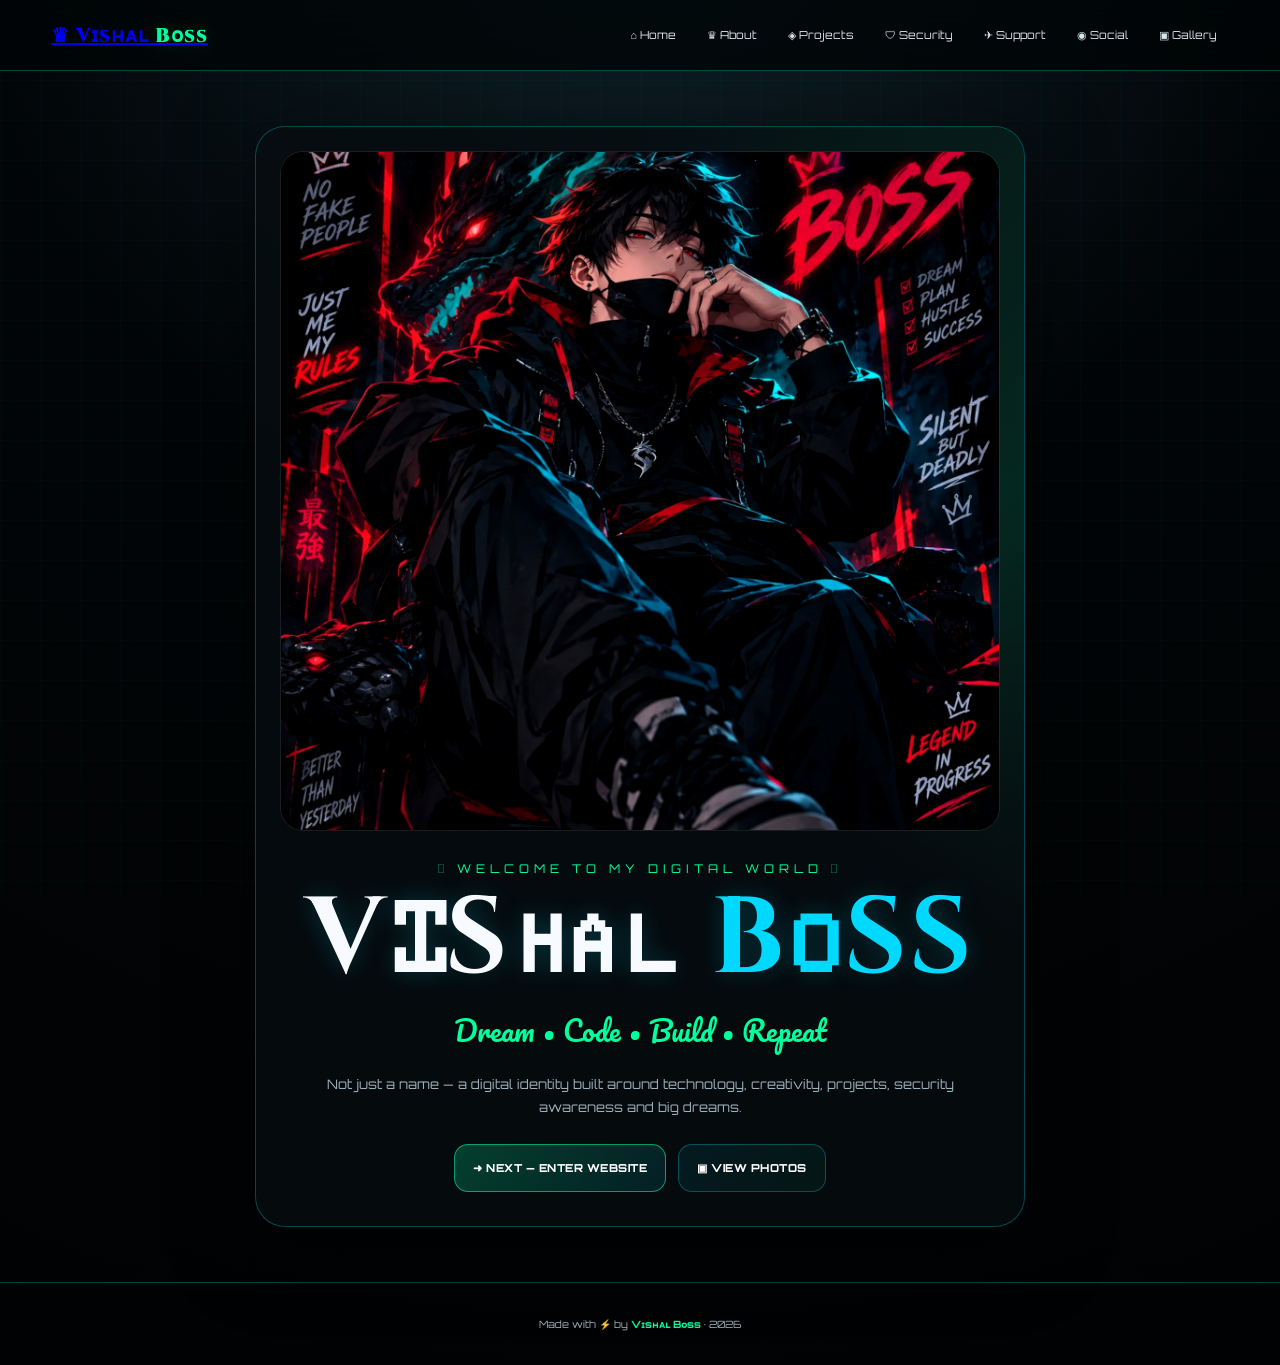
<file: index.html>
<!doctype html><html lang="en"><head><meta charset="utf-8"><meta name="viewport" content="width=device-width,initial-scale=1"><title>Vɪsʜᴀʟ Bᴏss — Welcome</title><meta name="description" content="Vɪsʜᴀʟ Bᴏss official digital space."><link rel="stylesheet" href="style.css"></head><body><header class="topbar"><div class="container nav"><a class="brand" href="index.html">♛ Vɪsʜᴀʟ <span>Bᴏss</span></a><button class="menuBtn" onclick="toggleNav()">☰</button><nav class="navlinks"><a href="home.html">⌂ Home</a><a href="about.html">♛ About</a><a href="projects.html">◈ Projects</a><a href="security.html">🛡 Security</a><a href="support.html">✈ Support</a><a href="social.html">◉ Social</a><a href="gallery.html">▣ Gallery</a></nav></div></header><main class="container hero"><div class="hero-card"><div class="hero-inner"><img class="hero-img" src="hero.jpg" alt="Vishal Boss anime style artwork"><div class="hero-copy"><div class="eyebrow">𓆩 WELCOME TO MY DIGITAL WORLD 𓆪</div><h1 class="title">Vɪsʜᴀʟ <span class="accent">Bᴏss</span></h1><div class="script">Dream • Code • Build • Repeat</div><p class="tagline">Not just a name — a digital identity built around technology, creativity, projects, security awareness and big dreams.</p><div class="buttons"><a class="btn primary" href="home.html">➜ NEXT — ENTER WEBSITE</a><a class="btn" href="gallery.html">▣ VIEW PHOTOS</a></div></div></div></div></main><footer class="footer"><div class="container">Made with ⚡ by <strong>Vɪsʜᴀʟ Bᴏss</strong> · <span class="year"></span></div></footer><script src="script.js"></script></body></html>
</file>
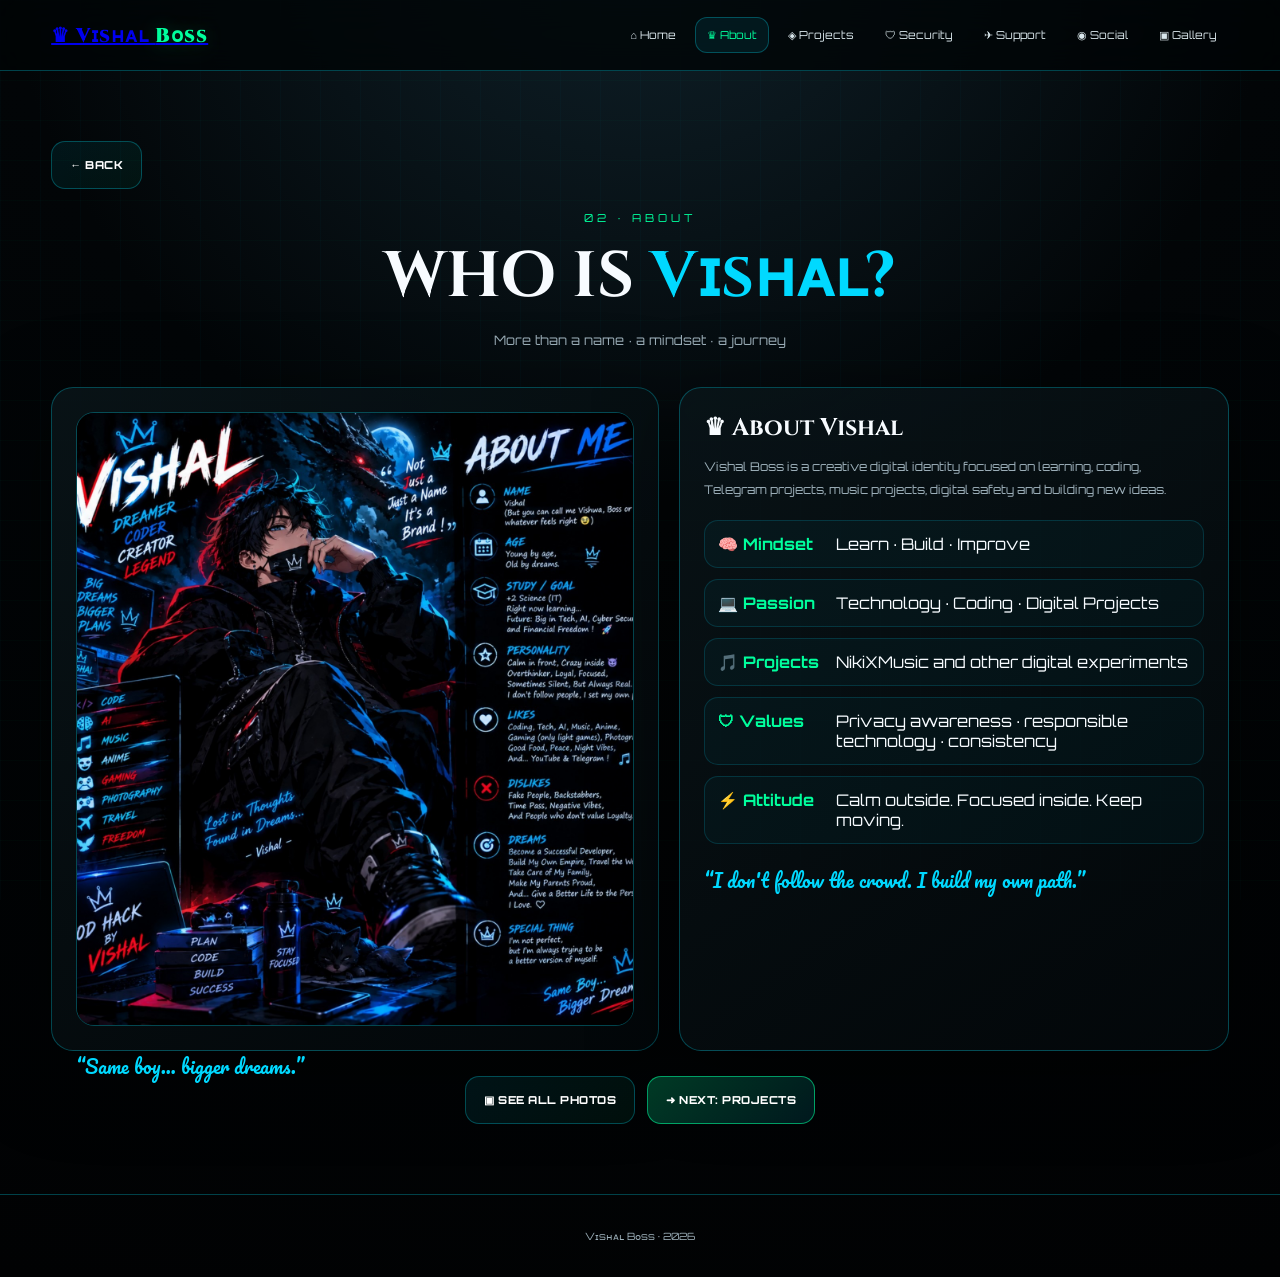
<file: about.html>
<!doctype html><html lang="en"><head><meta charset="utf-8"><meta name="viewport" content="width=device-width,initial-scale=1"><title>Who Is Vishal? — Vɪsʜᴀʟ Bᴏss</title><link rel="stylesheet" href="style.css"></head><body><header class="topbar"><div class="container nav"><a class="brand" href="home.html">♛ Vɪsʜᴀʟ <span>Bᴏss</span></a><button class="menuBtn" onclick="toggleNav()">☰</button><nav class="navlinks"><a href="home.html">⌂ Home</a><a class="active" href="about.html">♛ About</a><a href="projects.html">◈ Projects</a><a href="security.html">🛡 Security</a><a href="support.html">✈ Support</a><a href="social.html">◉ Social</a><a href="gallery.html">▣ Gallery</a></nav></div></header><main class="container page"><button class="btn back" onclick="goBack()">← BACK</button><div class="page-head"><div class="num">02 · ABOUT</div><h1>WHO IS <span style="color:var(--cyan)">Vɪsʜᴀʟ?</span></h1><p>More than a name · a mindset · a journey</p></div><div class="profile"><div class="card"><img src="about.jpg" alt="Vishal Boss anime artwork" onclick="openLight(this.src)"><div class="quote">“Same boy… bigger dreams.”</div></div><div class="card"><h2>♛ About Vishal</h2><p style="margin-top:12px">Vishal Boss is a creative digital identity focused on learning, coding, Telegram projects, music projects, digital safety and building new ideas.</p><div class="facts"><div class="fact"><b>🧠 Mindset</b><span>Learn · Build · Improve</span></div><div class="fact"><b>💻 Passion</b><span>Technology · Coding · Digital Projects</span></div><div class="fact"><b>🎵 Projects</b><span>NikiXMusic and other digital experiments</span></div><div class="fact"><b>🛡 Values</b><span>Privacy awareness · responsible technology · consistency</span></div><div class="fact"><b>⚡ Attitude</b><span>Calm outside. Focused inside. Keep moving.</span></div></div><div class="quote">“I don't follow the crowd. I build my own path.”</div></div></div><div class="buttons"><a class="btn" href="gallery.html">▣ SEE ALL PHOTOS</a><a class="btn primary" href="projects.html">➜ NEXT: PROJECTS</a></div></main><div id="lightbox" class="lightbox" onclick="closeLight()"><button class="close">✕</button><img src="about.jpg" alt="Preview"></div><footer class="footer">Vɪsʜᴀʟ Bᴏss · <span class="year"></span></footer><script src="script.js"></script></body></html>
</file>
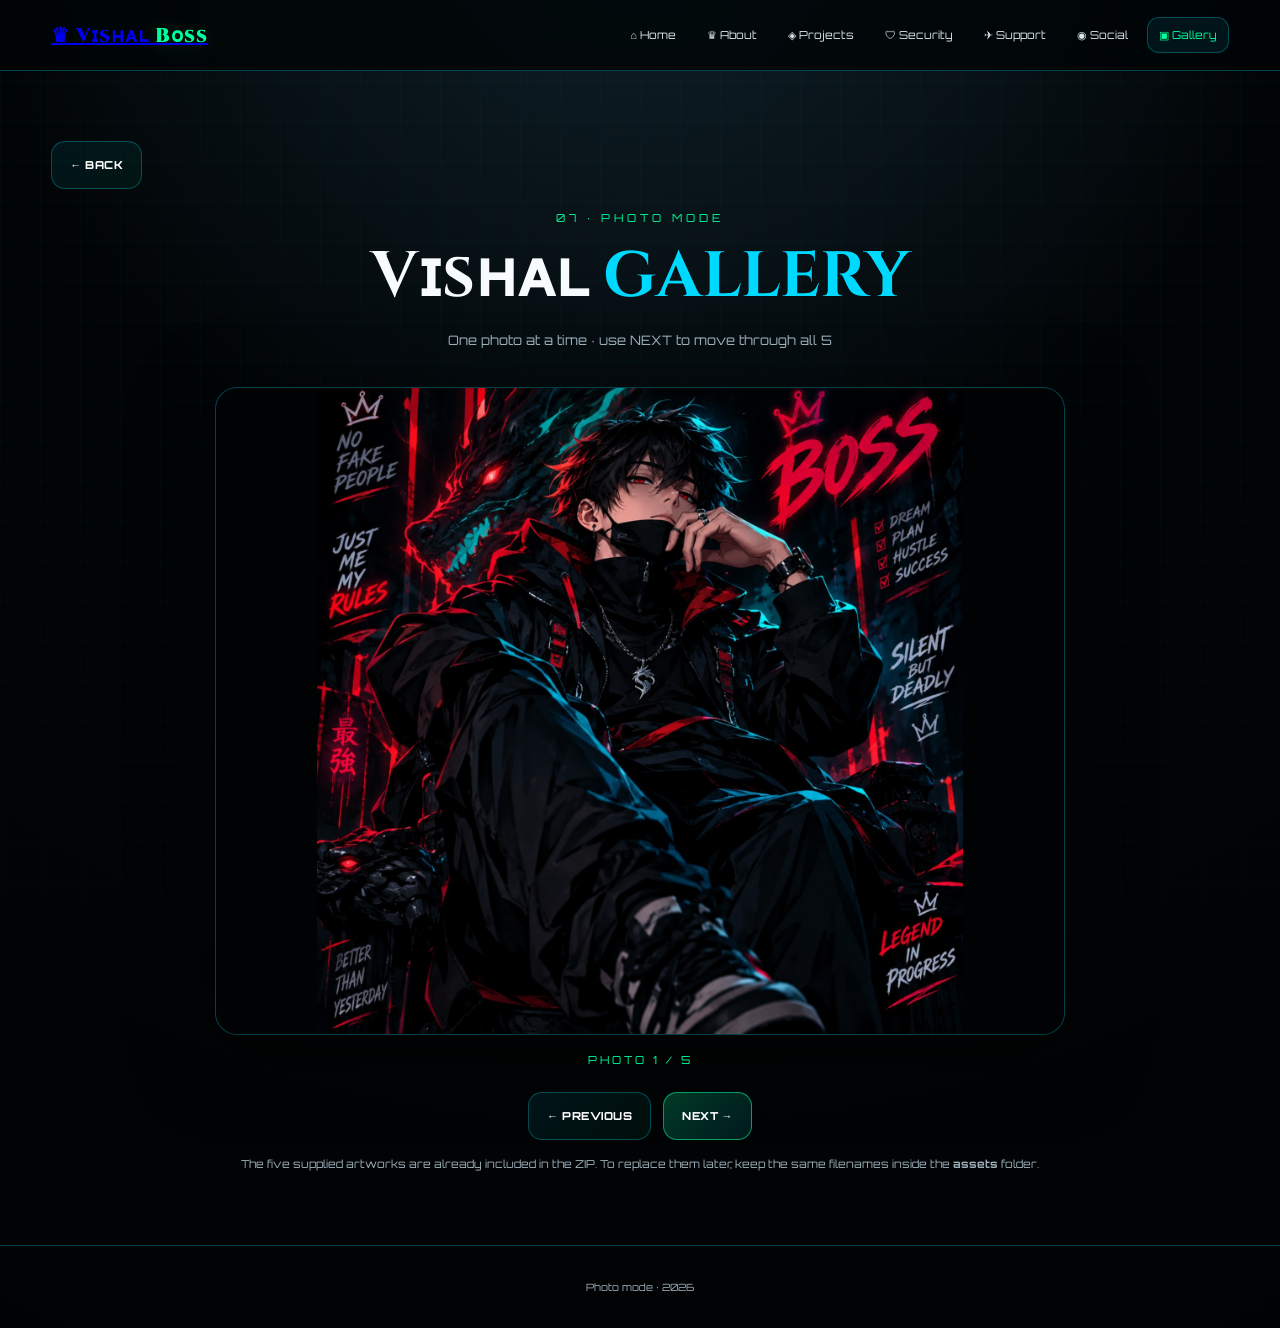
<file: gallery.html>
<!doctype html><html lang="en"><head><meta charset="utf-8"><meta name="viewport" content="width=device-width,initial-scale=1"><title>Gallery — Vɪsʜᴀʟ Bᴏss</title><link rel="stylesheet" href="style.css"></head><body><header class="topbar"><div class="container nav"><a class="brand" href="home.html">♛ Vɪsʜᴀʟ <span>Bᴏss</span></a><button class="menuBtn" onclick="toggleNav()">☰</button><nav class="navlinks"><a href="home.html">⌂ Home</a><a href="about.html">♛ About</a><a href="projects.html">◈ Projects</a><a href="security.html">🛡 Security</a><a href="support.html">✈ Support</a><a href="social.html">◉ Social</a><a class="active" href="gallery.html">▣ Gallery</a></nav></div></header><main class="container page"><button class="btn back" onclick="goBack()">← BACK</button><div class="page-head"><div class="num">07 · PHOTO MODE</div><h1>Vɪsʜᴀʟ <span style="color:var(--cyan)">GALLERY</span></h1><p>One photo at a time · use NEXT to move through all 5</p></div><div class="gallery-wrap"><img id="galleryPhoto" class="gallery-photo" src="hero.jpg" alt="Vishal Boss gallery photo" onclick="openLight(this.src)"><div id="galleryCount" class="gallery-count">PHOTO 1 / 5</div><div class="buttons"><button class="btn" onclick="prevPhoto()">← PREVIOUS</button><button class="btn primary" onclick="nextPhoto()">NEXT →</button></div><p class="note">The five supplied artworks are already included in the ZIP. To replace them later, keep the same filenames inside the <b>assets</b> folder.</p></div></main><div id="lightbox" class="lightbox" onclick="closeLight()"><button class="close">✕</button><img src="hero.jpg" alt="Gallery preview"></div><footer class="footer">Photo mode · <span class="year"></span></footer><script src="script.js"></script></body></html>
</file>
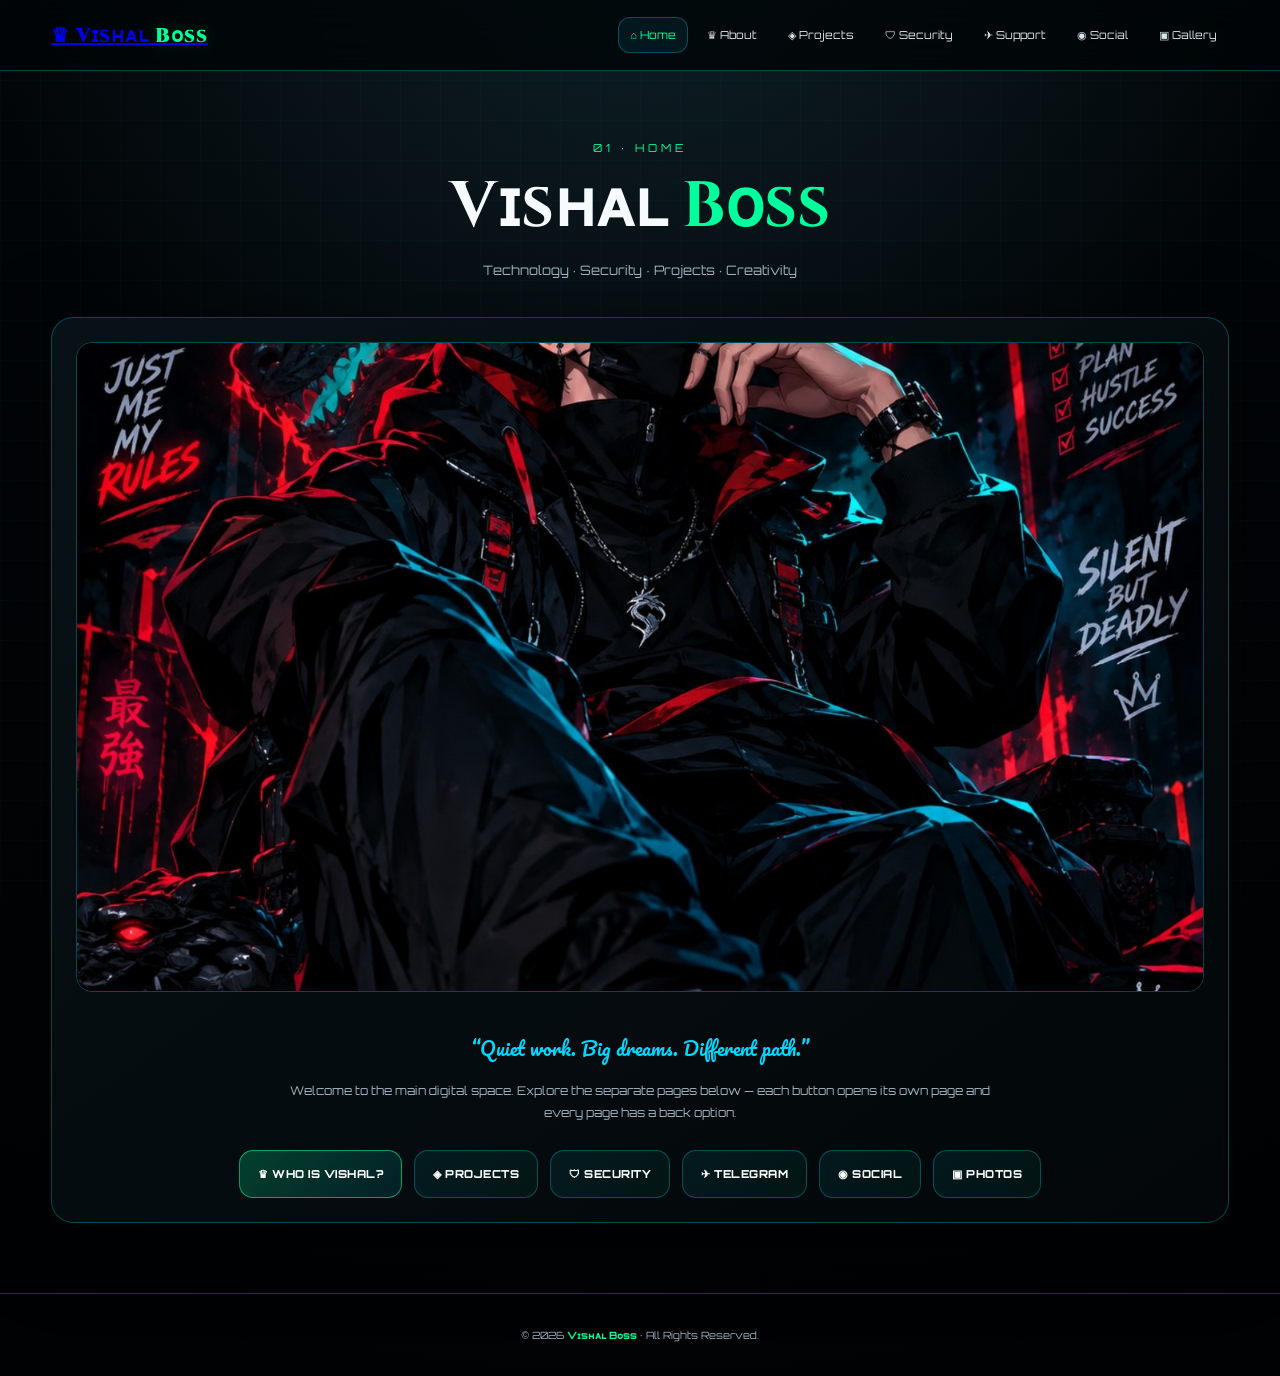
<file: home.html>
<!doctype html><html lang="en"><head><meta charset="utf-8"><meta name="viewport" content="width=device-width,initial-scale=1"><title>Home — Vɪsʜᴀʟ Bᴏss</title><link rel="stylesheet" href="style.css"></head><body><header class="topbar"><div class="container nav"><a class="brand" href="home.html">♛ Vɪsʜᴀʟ <span>Bᴏss</span></a><button class="menuBtn" onclick="toggleNav()">☰</button><nav class="navlinks"><a class="active" href="home.html">⌂ Home</a><a href="about.html">♛ About</a><a href="projects.html">◈ Projects</a><a href="security.html">🛡 Security</a><a href="support.html">✈ Support</a><a href="social.html">◉ Social</a><a href="gallery.html">▣ Gallery</a></nav></div></header><main class="container page"><div class="page-head"><div class="num">01 · HOME</div><h1>Vɪsʜᴀʟ <span style="color:var(--green)">Bᴏss</span></h1><p>Technology · Security · Projects · Creativity</p></div><div class="card" style="text-align:center"><img class="project-img" style="height:auto;max-height:650px;object-fit:cover" src="hero.jpg" alt="Vishal Boss"><div class="quote">“Quiet work. Big dreams. Different path.”</div><p style="max-width:720px;margin:15px auto">Welcome to the main digital space. Explore the separate pages below — each button opens its own page and every page has a back option.</p><div class="buttons"><a class="btn primary" href="about.html">♛ WHO IS VISHAL?</a><a class="btn" href="projects.html">◈ PROJECTS</a><a class="btn" href="security.html">🛡 SECURITY</a><a class="btn" href="support.html">✈ TELEGRAM</a><a class="btn" href="social.html">◉ SOCIAL</a><a class="btn" href="gallery.html">▣ PHOTOS</a></div></div></main><footer class="footer">© <span class="year"></span> <strong>Vɪsʜᴀʟ Bᴏss</strong> · All Rights Reserved.</footer><script src="script.js"></script></body></html>
</file>
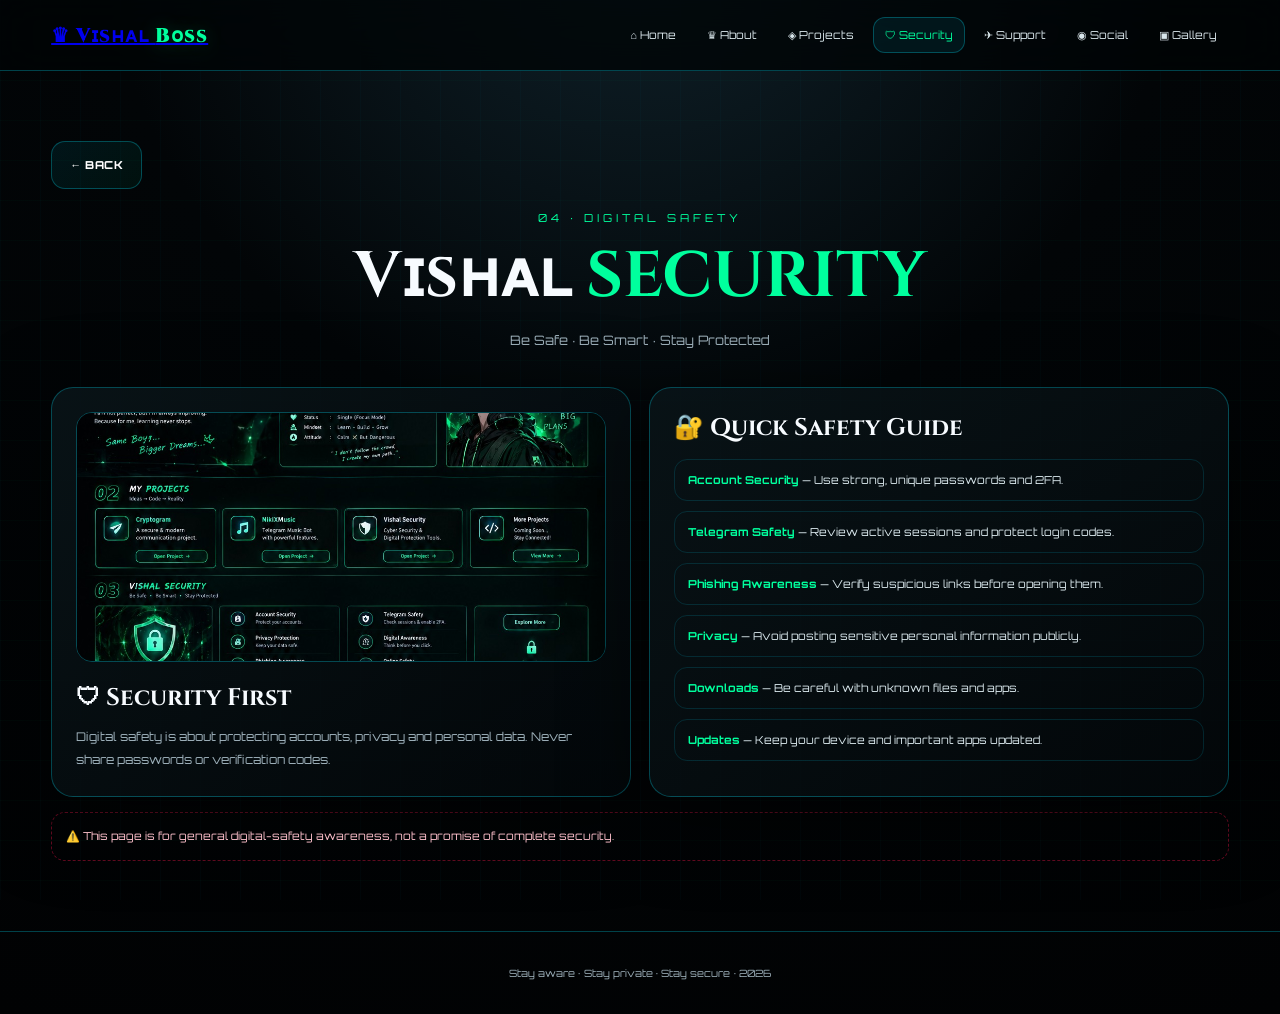
<file: security.html>
<!doctype html><html lang="en"><head><meta charset="utf-8"><meta name="viewport" content="width=device-width,initial-scale=1"><title>Vishal Security — Vɪsʜᴀʟ Bᴏss</title><link rel="stylesheet" href="style.css"></head><body><header class="topbar"><div class="container nav"><a class="brand" href="home.html">♛ Vɪsʜᴀʟ <span>Bᴏss</span></a><button class="menuBtn" onclick="toggleNav()">☰</button><nav class="navlinks"><a href="home.html">⌂ Home</a><a href="about.html">♛ About</a><a href="projects.html">◈ Projects</a><a class="active" href="security.html">🛡 Security</a><a href="support.html">✈ Support</a><a href="social.html">◉ Social</a><a href="gallery.html">▣ Gallery</a></nav></div></header><main class="container page"><button class="btn back" onclick="goBack()">← BACK</button><div class="page-head"><div class="num">04 · DIGITAL SAFETY</div><h1>Vɪsʜᴀʟ <span style="color:var(--green)">SECURITY</span></h1><p>Be Safe · Be Smart · Stay Protected</p></div><div class="grid"><div class="card"><img class="project-img" src="green.jpg" alt="Security artwork"><h2>🛡 Security First</h2><p style="margin-top:12px">Digital safety is about protecting accounts, privacy and personal data. Never share passwords or verification codes.</p></div><div class="card"><h2>🔐 Quick Safety Guide</h2><div class="list"><div><b>Account Security</b> — Use strong, unique passwords and 2FA.</div><div><b>Telegram Safety</b> — Review active sessions and protect login codes.</div><div><b>Phishing Awareness</b> — Verify suspicious links before opening them.</div><div><b>Privacy</b> — Avoid posting sensitive personal information publicly.</div><div><b>Downloads</b> — Be careful with unknown files and apps.</div><div><b>Updates</b> — Keep your device and important apps updated.</div></div></div></div><div class="warning">⚠️ This page is for general digital-safety awareness, not a promise of complete security.</div></main><footer class="footer">Stay aware · Stay private · Stay secure · <span class="year"></span></footer><script src="script.js"></script></body></html>
</file>
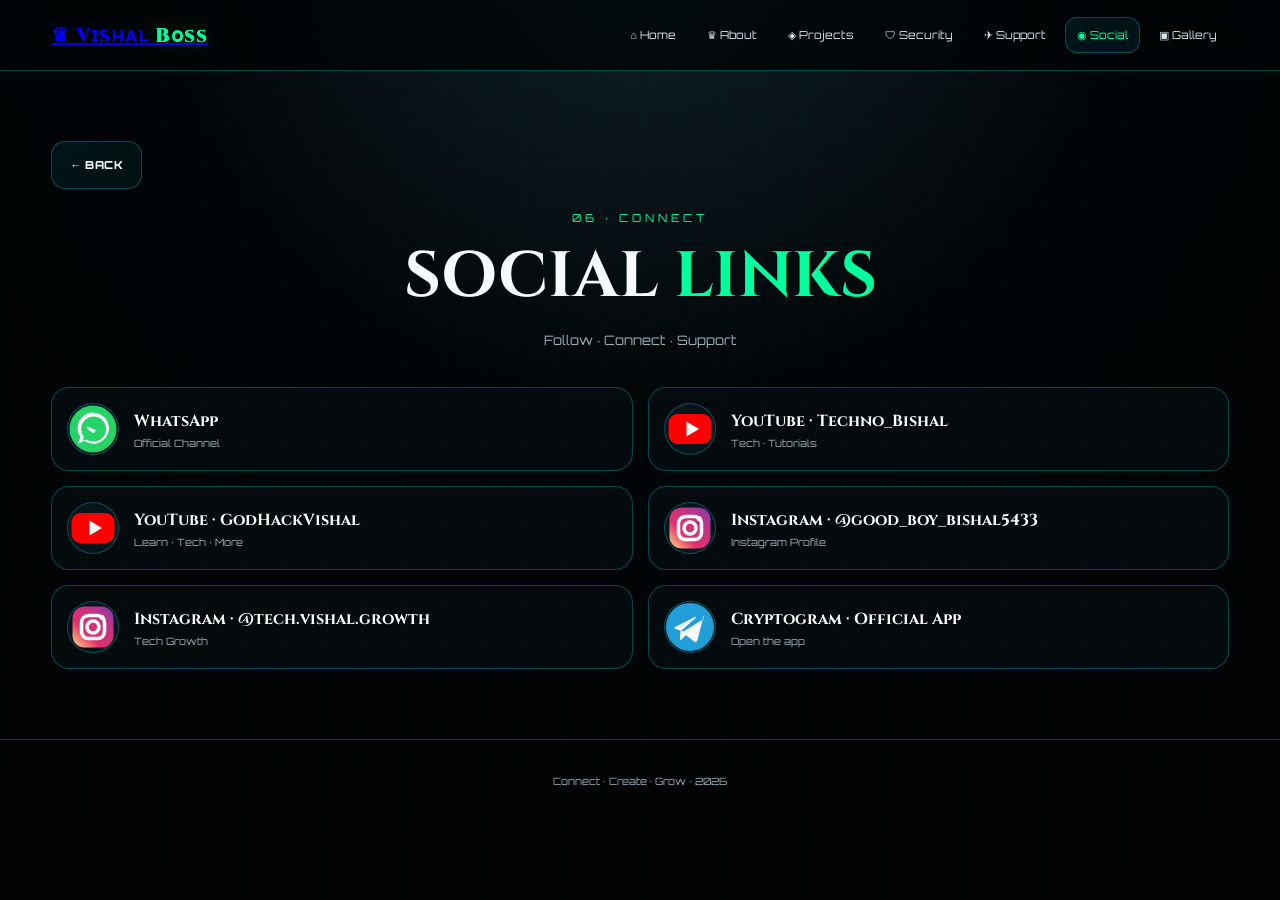
<file: social.html>
<!doctype html><html lang="en"><head><meta charset="utf-8"><meta name="viewport" content="width=device-width,initial-scale=1"><title>Social Links — Vɪsʜᴀʟ Bᴏss</title><link rel="stylesheet" href="style.css"></head><body><header class="topbar"><div class="container nav"><a class="brand" href="home.html">♛ Vɪsʜᴀʟ <span>Bᴏss</span></a><button class="menuBtn" onclick="toggleNav()">☰</button><nav class="navlinks"><a href="home.html">⌂ Home</a><a href="about.html">♛ About</a><a href="projects.html">◈ Projects</a><a href="security.html">🛡 Security</a><a href="support.html">✈ Support</a><a class="active" href="social.html">◉ Social</a><a href="gallery.html">▣ Gallery</a></nav></div></header><main class="container page"><button class="btn back" onclick="goBack()">← BACK</button><div class="page-head"><div class="num">06 · CONNECT</div><h1>SOCIAL <span style="color:var(--green)">LINKS</span></h1><p>Follow · Connect · Support</p></div><div class="social-grid"><a class="social whatsapp" href="https://whatsapp.com/channel/0029Vb6Bt2fAInPmqnuqaS3N" target="_blank" rel="noopener"><span class="social-icon"><img src="whatsapp.svg" alt="WhatsApp"></span><span><strong>WhatsApp</strong><small>Official Channel</small></span></a><a class="social youtube" href="https://www.youtube.com/@Techno_Bishal" target="_blank" rel="noopener"><span class="social-icon"><img src="youtube.svg" alt="YouTube"></span><span><strong>YouTube · Techno_Bishal</strong><small>Tech · Tutorials</small></span></a><a class="social youtube" href="https://www.youtube.com/@GodHackVishal" target="_blank" rel="noopener"><span class="social-icon"><img src="youtube.svg" alt="YouTube"></span><span><strong>YouTube · GodHackVishal</strong><small>Learn · Tech · More</small></span></a><a class="social instagram" href="https://www.instagram.com/good_boy_bishal5433/" target="_blank" rel="noopener"><span class="social-icon"><img src="instagram.svg" alt="Instagram"></span><span><strong>Instagram · @good_boy_bishal5433</strong><small>Instagram Profile</small></span></a><a class="social instagram" href="https://www.instagram.com/tech.vishal.growth/" target="_blank" rel="noopener"><span class="social-icon"><img src="instagram.svg" alt="Instagram"></span><span><strong>Instagram · @tech.vishal.growth</strong><small>Tech Growth</small></span></a><a class="social" href="https://cryptogram--vishal8799.replit.app/" target="_blank" rel="noopener"><span class="social-icon"><img src="telegram.svg" alt="Telegram"></span><span><strong>Cryptogram · Official App</strong><small>Open the app</small></span></a></div></main><footer class="footer">Connect · Create · Grow · <span class="year"></span></footer><script src="script.js"></script></body></html>
</file>
<file: style.css>
@import url('https://fonts.googleapis.com/css2?family=Cinzel:wght@600;700;800;900&family=Orbitron:wght@500;600;700;800&family=Pacifico&display=swap');
:root{--bg:#020507;--panel:rgba(7,13,17,.82);--panel2:rgba(8,20,25,.72);--text:#f7fbff;--muted:#9db0ba;--cyan:#00d9ff;--green:#00ff9d;--red:#ff174f;--blue:#1da1ff;--line:rgba(0,230,255,.28);--glow:rgba(0,255,157,.22);--shadow:0 20px 80px rgba(0,0,0,.55)}
*{box-sizing:border-box;margin:0;padding:0}html{scroll-behavior:smooth}body{min-height:100vh;background:radial-gradient(circle at 50% -10%,#10232c 0,#020507 42%,#010203 100%);color:var(--text);font-family:'Orbitron',Arial,sans-serif;overflow-x:hidden}body:before{content:"";position:fixed;inset:0;pointer-events:none;z-index:-2;background:linear-gradient(rgba(0,255,157,.025) 1px,transparent 1px),linear-gradient(90deg,rgba(0,217,255,.025) 1px,transparent 1px);background-size:40px 40px}.container{width:min(1180px,92%);margin:auto}.topbar{position:sticky;top:0;z-index:50;background:rgba(1,4,6,.78);backdrop-filter:blur(18px);border-bottom:1px solid var(--line)}.nav{min-height:70px;display:flex;align-items:center;justify-content:space-between;gap:15px}.brand{font-family:'Cinzel',serif;font-size:20px;font-weight:900;letter-spacing:1px}.brand span{color:var(--green);text-shadow:0 0 20px var(--glow)}.navlinks{display:flex;gap:7px;flex-wrap:wrap;justify-content:flex-end}.navlinks a{color:#d9e7ec;text-decoration:none;font-size:11px;padding:10px 11px;border:1px solid transparent;border-radius:12px}.navlinks a:hover,.navlinks a.active{border-color:var(--line);background:rgba(0,217,255,.08);color:var(--green)}.menuBtn{display:none;background:none;border:1px solid var(--line);color:white;border-radius:10px;padding:10px;font-size:18px}.hero{min-height:calc(100vh - 70px);display:grid;place-items:center;padding:55px 0}.hero-card{position:relative;overflow:hidden;border:1px solid var(--line);border-radius:30px;background:var(--panel);box-shadow:var(--shadow);padding:24px}.hero-card:after{content:"";position:absolute;inset:-40%;background:conic-gradient(from 0deg,transparent,rgba(0,255,157,.12),transparent 35%);animation:spin 12s linear infinite;z-index:0}.hero-inner{position:relative;z-index:1}.hero-img{width:100%;max-height:680px;object-fit:cover;border-radius:23px;border:1px solid rgba(255,255,255,.08);display:block;filter:saturate(1.05) contrast(1.05)}.hero-copy{text-align:center;padding:30px 10px 10px}.eyebrow{font-size:12px;letter-spacing:5px;color:var(--green);margin-bottom:13px}.title{font-family:'Cinzel',serif;font-size:clamp(48px,10vw,108px);line-height:.95;letter-spacing:3px;text-transform:uppercase;text-shadow:0 0 25px rgba(0,217,255,.22)}.title .accent{color:var(--cyan)}.script{font-family:'Pacifico',cursive;color:var(--green);font-size:clamp(18px,3vw,28px);margin-top:14px}.tagline{max-width:700px;margin:18px auto;color:var(--muted);line-height:1.8;font-size:13px}.buttons{display:flex;gap:12px;justify-content:center;flex-wrap:wrap;margin-top:25px}.btn{display:inline-flex;align-items:center;justify-content:center;gap:10px;min-height:48px;padding:0 18px;border:1px solid var(--line);border-radius:14px;color:white;text-decoration:none;background:linear-gradient(135deg,rgba(0,217,255,.08),rgba(0,255,157,.05));font-family:'Orbitron',sans-serif;font-size:11px;font-weight:800;letter-spacing:.5px;transition:.25s;cursor:pointer}.btn:hover{transform:translateY(-3px);border-color:var(--green);box-shadow:0 12px 30px var(--glow);color:var(--green)}.btn.primary{background:linear-gradient(135deg,rgba(0,255,157,.22),rgba(0,217,255,.1));border-color:rgba(0,255,157,.55)}.page{padding:70px 0}.page-head{text-align:center;margin-bottom:35px}.page-head .num{font-size:11px;letter-spacing:4px;color:var(--green)}.page-head h1{font-family:'Cinzel',serif;font-size:clamp(34px,7vw,64px);margin:9px 0}.page-head p{color:var(--muted);line-height:1.8;font-size:13px}.grid{display:grid;grid-template-columns:repeat(2,1fr);gap:18px}.card{border:1px solid var(--line);background:linear-gradient(145deg,rgba(9,20,24,.9),rgba(3,8,11,.82));border-radius:22px;padding:24px;box-shadow:var(--shadow);transition:.25s}.card:hover{transform:translateY(-4px);border-color:rgba(0,255,157,.55)}.card h2,.card h3{font-family:'Cinzel',serif}.card p{color:var(--muted);line-height:1.9;font-size:12px}.profile{display:grid;grid-template-columns:1.05fr .95fr;gap:20px;align-items:stretch}.profile img{width:100%;height:100%;min-height:430px;object-fit:cover;border-radius:18px;border:1px solid var(--line)}.facts{display:grid;gap:11px;margin-top:18px}.fact{display:flex;gap:13px;align-items:flex-start;padding:13px;border:1px solid rgba(0,217,255,.16);border-radius:14px;background:rgba(0,217,255,.035)}.fact b{color:var(--green);min-width:105px}.quote{font-family:'Pacifico',cursive;color:var(--cyan);font-size:19px;line-height:1.7;margin-top:20px}.project-img{width:100%;height:250px;object-fit:cover;border-radius:16px;margin-bottom:16px;border:1px solid var(--line)}.icon{font-size:32px;margin-bottom:10px}.social-grid{display:grid;grid-template-columns:repeat(2,1fr);gap:15px}.social{display:flex;align-items:center;gap:15px;min-height:78px;text-decoration:none;color:white;border:1px solid var(--line);border-radius:18px;padding:15px;background:var(--panel);transition:.25s}.social:hover{transform:translateY(-3px);border-color:var(--green);box-shadow:0 12px 35px var(--glow)}.social-icon{width:52px;height:52px;border-radius:50%;display:grid;place-items:center;font-size:27px;background:#07151a;border:1px solid var(--line);overflow:hidden;flex:0 0 52px}.social-icon img{width:100%;height:100%;display:block}.btn-icon{width:32px;height:32px;object-fit:contain;border-radius:50%;flex:0 0 32px}.bot-avatar{width:42px;height:42px;object-fit:cover;border-radius:50%;flex:0 0 42px;border:1px solid rgba(0,255,157,.55);box-shadow:0 0 14px rgba(0,255,157,.15)}.botbtn{min-height:60px}.vishal-link .btn-icon{box-shadow:0 0 16px rgba(0,217,255,.2)}.bot-mini{font-size:20px;color:var(--green)}.social strong{display:block;font-family:'Cinzel',serif}.social small{color:var(--muted);font-size:10px;display:block;margin-top:5px}.subbuttons{display:none;margin-top:12px;padding:12px;border-left:2px solid var(--green);gap:10px;flex-direction:column}.subbuttons.open{display:flex}.botbtn{justify-content:flex-start}.telegram{--app:#229ed9}.whatsapp{--app:#25d366}.youtube{--app:#ff0033}.instagram{--app:#e1306c}.botbtn .appdot{width:11px;height:11px;border-radius:50%;background:var(--app);box-shadow:0 0 14px var(--app)}.gallery-wrap{text-align:center}.gallery-photo{width:min(850px,100%);height:min(72vh,720px);object-fit:contain;background:#010203;border:1px solid var(--line);border-radius:22px;display:block;margin:0 auto 18px;box-shadow:var(--shadow)}.gallery-count{color:var(--green);font-size:11px;letter-spacing:3px}.note{color:var(--muted);font-size:11px;line-height:1.8;margin-top:15px}.footer{border-top:1px solid var(--line);padding:35px 0;color:var(--muted);text-align:center;font-size:10px}.footer strong{color:var(--green)}.back{margin-bottom:22px}.pill{display:inline-block;border:1px solid var(--line);padding:7px 11px;border-radius:99px;color:var(--green);font-size:10px;margin:4px}.list{display:grid;gap:10px;margin-top:15px}.list div{padding:13px;border:1px solid rgba(0,217,255,.14);border-radius:13px;color:#d9e7ec;font-size:11px}.list b{color:var(--green)}.warning{padding:14px;border:1px dashed rgba(255,23,79,.4);border-radius:14px;color:#ffc1cd;font-size:11px;line-height:1.7;margin-top:15px}.lightbox{position:fixed;inset:0;background:rgba(0,0,0,.9);z-index:100;display:none;align-items:center;justify-content:center;padding:20px}.lightbox.open{display:flex}.lightbox img{max-width:95vw;max-height:90vh;object-fit:contain;border-radius:18px}.close{position:fixed;top:20px;right:20px;border:1px solid var(--line);background:#071015;color:white;border-radius:12px;padding:10px 14px;cursor:pointer}
@keyframes spin{to{transform:rotate(360deg)}}
@media(max-width:820px){.navlinks{display:none}.menuBtn{display:block}.navlinks.open{display:flex;position:absolute;left:4%;right:4%;top:70px;background:rgba(2,7,9,.98);padding:12px;border:1px solid var(--line);border-radius:16px}.navlinks a{width:100%;text-align:center}.grid,.profile,.social-grid{grid-template-columns:1fr}.hero{padding:25px 0}.hero-card{padding:12px;border-radius:22px}.hero-img{max-height:65vh}.profile img{min-height:300px}.page{padding:50px 0}}
</file>
